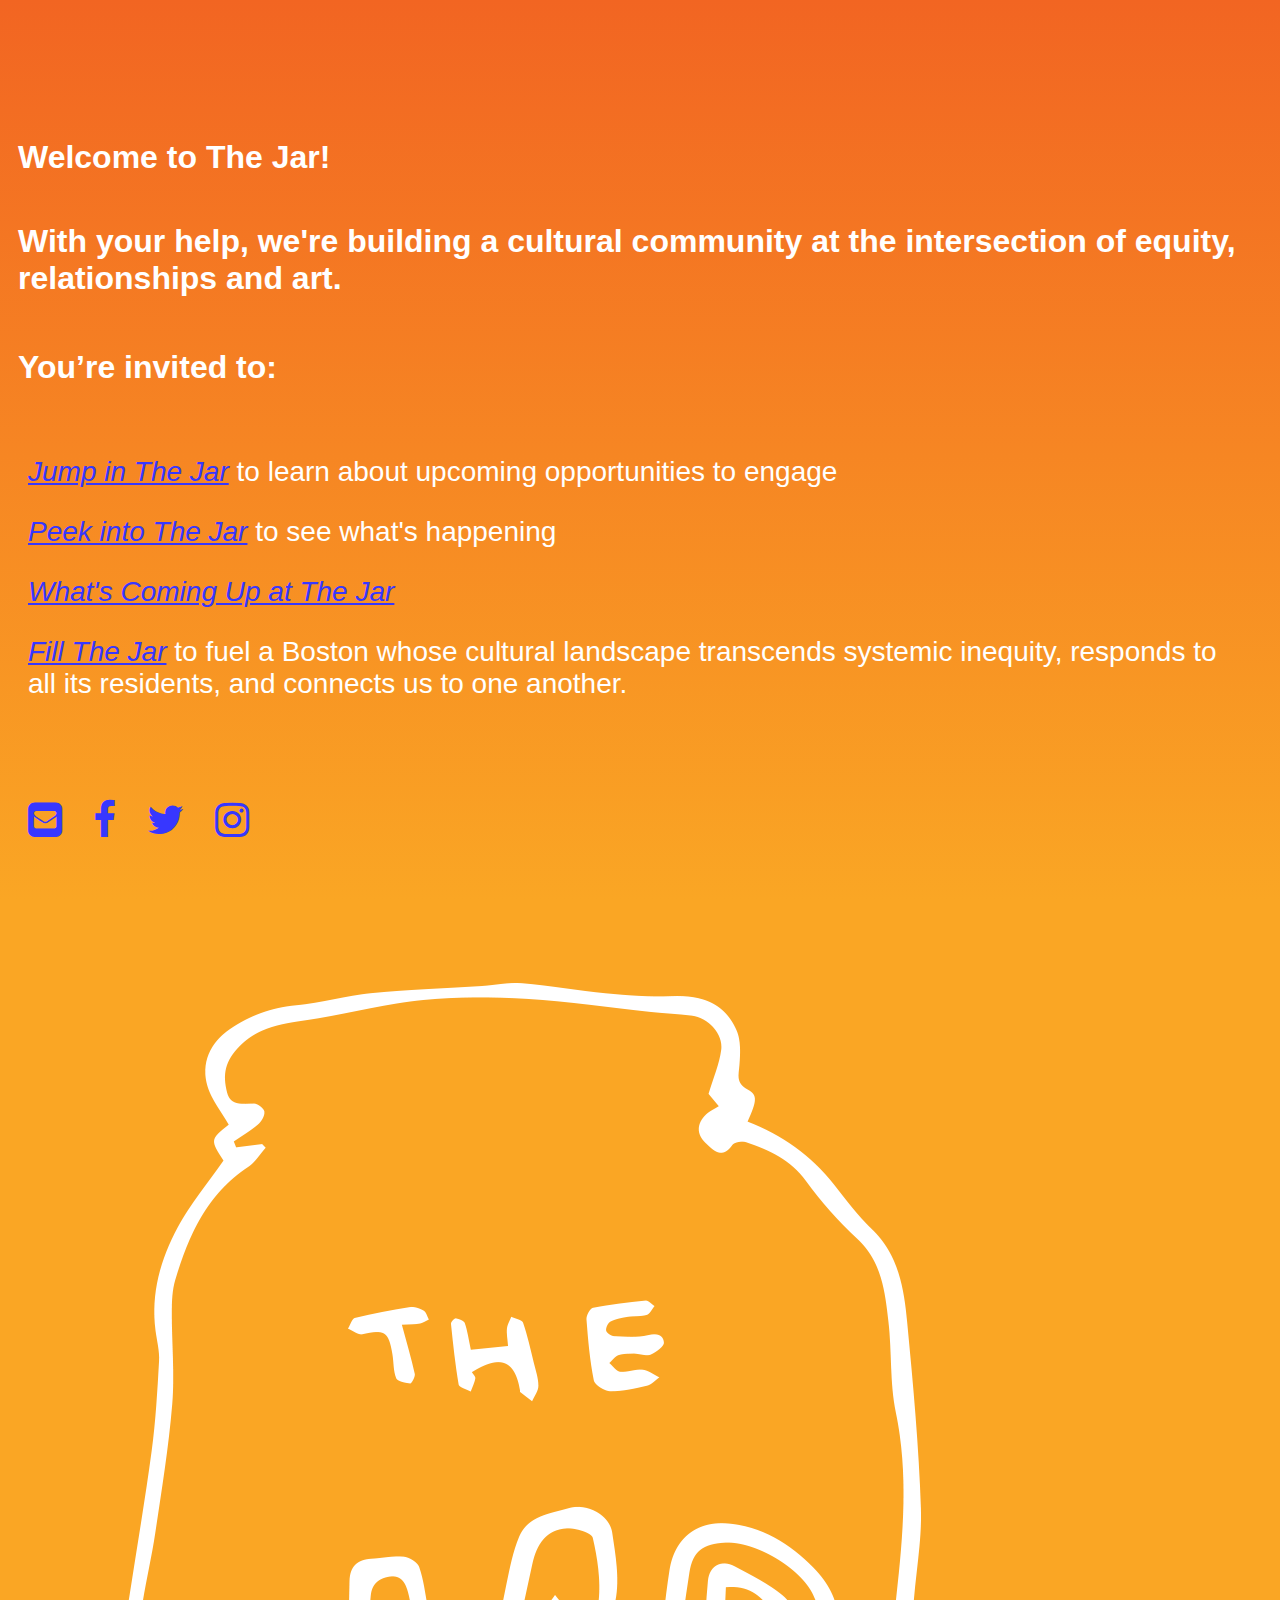
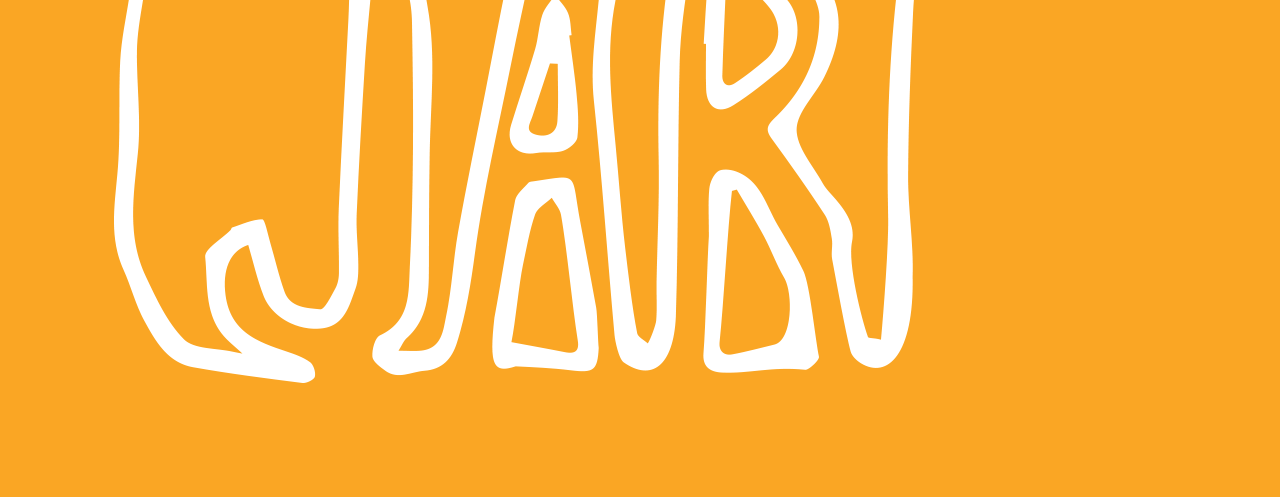
<file: index.html>
<!doctype html>
<html lang="en">
  <head>
    <!-- Required meta tags -->
    <meta charset="utf-8">
    <meta name="viewport" content="width=device-width, initial-scale=1, shrink-to-fit=no">
    <link rel="icon" type="img/png" href="img/logobwo.png">

    <!-- Bootstrap CSS -->
    <link rel="stylesheet" href="https://stackpath.bootstrapcdn.com/bootstrap/4.5.0/css/bootstrap.min.css" 
    integrity="sha384-9aIt2nRpC12Uk9gS9baDl411NQApFmC26EwAOH8WgZl5MYYxFfc+NcPb1dKGj7Sk" crossorigin="anonymous">
    <link href="https://maxcdn.bootstrapcdn.com/font-awesome/4.4.0/css/font-awesome.min.css" rel="stylesheet"/>
    <link rel="stylesheet" href="style.css">
    
    <title>The Jar</title>
  </head>
  <body>
      <div class="container"><div class="row">
        <div class="col-lg-9">
            <div class="welcome">
                <h1 class="pushbottom">Welcome to The Jar!</h1>
                <h2 class="pushbottom">With your help, we're building a cultural community at the intersection of equity, relationships and art.</h2>
            </div>
            <div>
                <div>
                    <h3>You’re invited to:</h3>
                </div>
               <div class="container">
                    <p class="jumpPoint"><a href="https://app.etapestry.com/onlineforms/TheJar/jointhejar.html" target="_blank"><em>Jump in The Jar</em></a> to learn about upcoming opportunities to engage</p>
    
                    <p class="jumpPoint"><a href="https://vimeo.com/jumpinthejar" target="_blank"><em>Peek into The Jar</em></a> to see what's happening</p>

                    <p class="jumpPoint"><a href="https://www.eventbrite.com/o/the-jar-24376993787"><em>What's Coming Up at The Jar</em></a></p>

                    <p class="jumpPoint"><a href="https://app.etapestry.com/onlineforms/TheJar/donate-1.html" target="_blank"><em>Fill The Jar</em></a> to fuel a Boston whose cultural landscape transcends systemic inequity, responds to all its residents, and connects us to one another.</p>
                </div>        

        </div>
            <div>
                <p class="contact text-center">
                    <a href="mailto:info@jumpinthejar.org" target="_blank"><i class="fa fa-envelope-square"></i></a>
                    <a href="https://www.facebook.com/jumpinthejar/" target="_blank"><i class="fa fa-facebook"></i></a>
                    <a href="https://twitter.com/jumpinthejar" target="_blank"><i class="fa fa-twitter"></i></a>
                    <a href="http://instagram.com/jumpinthejar/" target="_blank"><i class="fa fa-instagram"></i></a>
                </p>
            </div>
        </div>


        <div class="col-lg-3 text-center">
            <img class="featurette-image img-fluid mx-auto d-block" src="img/logowhite.png" id="jarImg">
        </div>
        </div></div>

    <!-- Optional JavaScript -->
    <!-- jQuery first, then Popper.js, then Bootstrap JS -->
    <script src="https://code.jquery.com/jquery-3.5.1.slim.min.js" integrity="sha384-DfXdz2htPH0lsSSs5nCTpuj/zy4C+OGpamoFVy38MVBnE+IbbVYUew+OrCXaRkfj" crossorigin="anonymous"></script>
    <script src="https://cdn.jsdelivr.net/npm/popper.js@1.16.0/dist/umd/popper.min.js" integrity="sha384-Q6E9RHvbIyZFJoft+2mJbHaEWldlvI9IOYy5n3zV9zzTtmI3UksdQRVvoxMfooAo" crossorigin="anonymous"></script>
    <script src="https://stackpath.bootstrapcdn.com/bootstrap/4.5.0/js/bootstrap.min.js" integrity="sha384-OgVRvuATP1z7JjHLkuOU7Xw704+h835Lr+6QL9UvYjZE3Ipu6Tp75j7Bh/kR0JKI" crossorigin="anonymous"></script>
  </body>
</html>
</file>
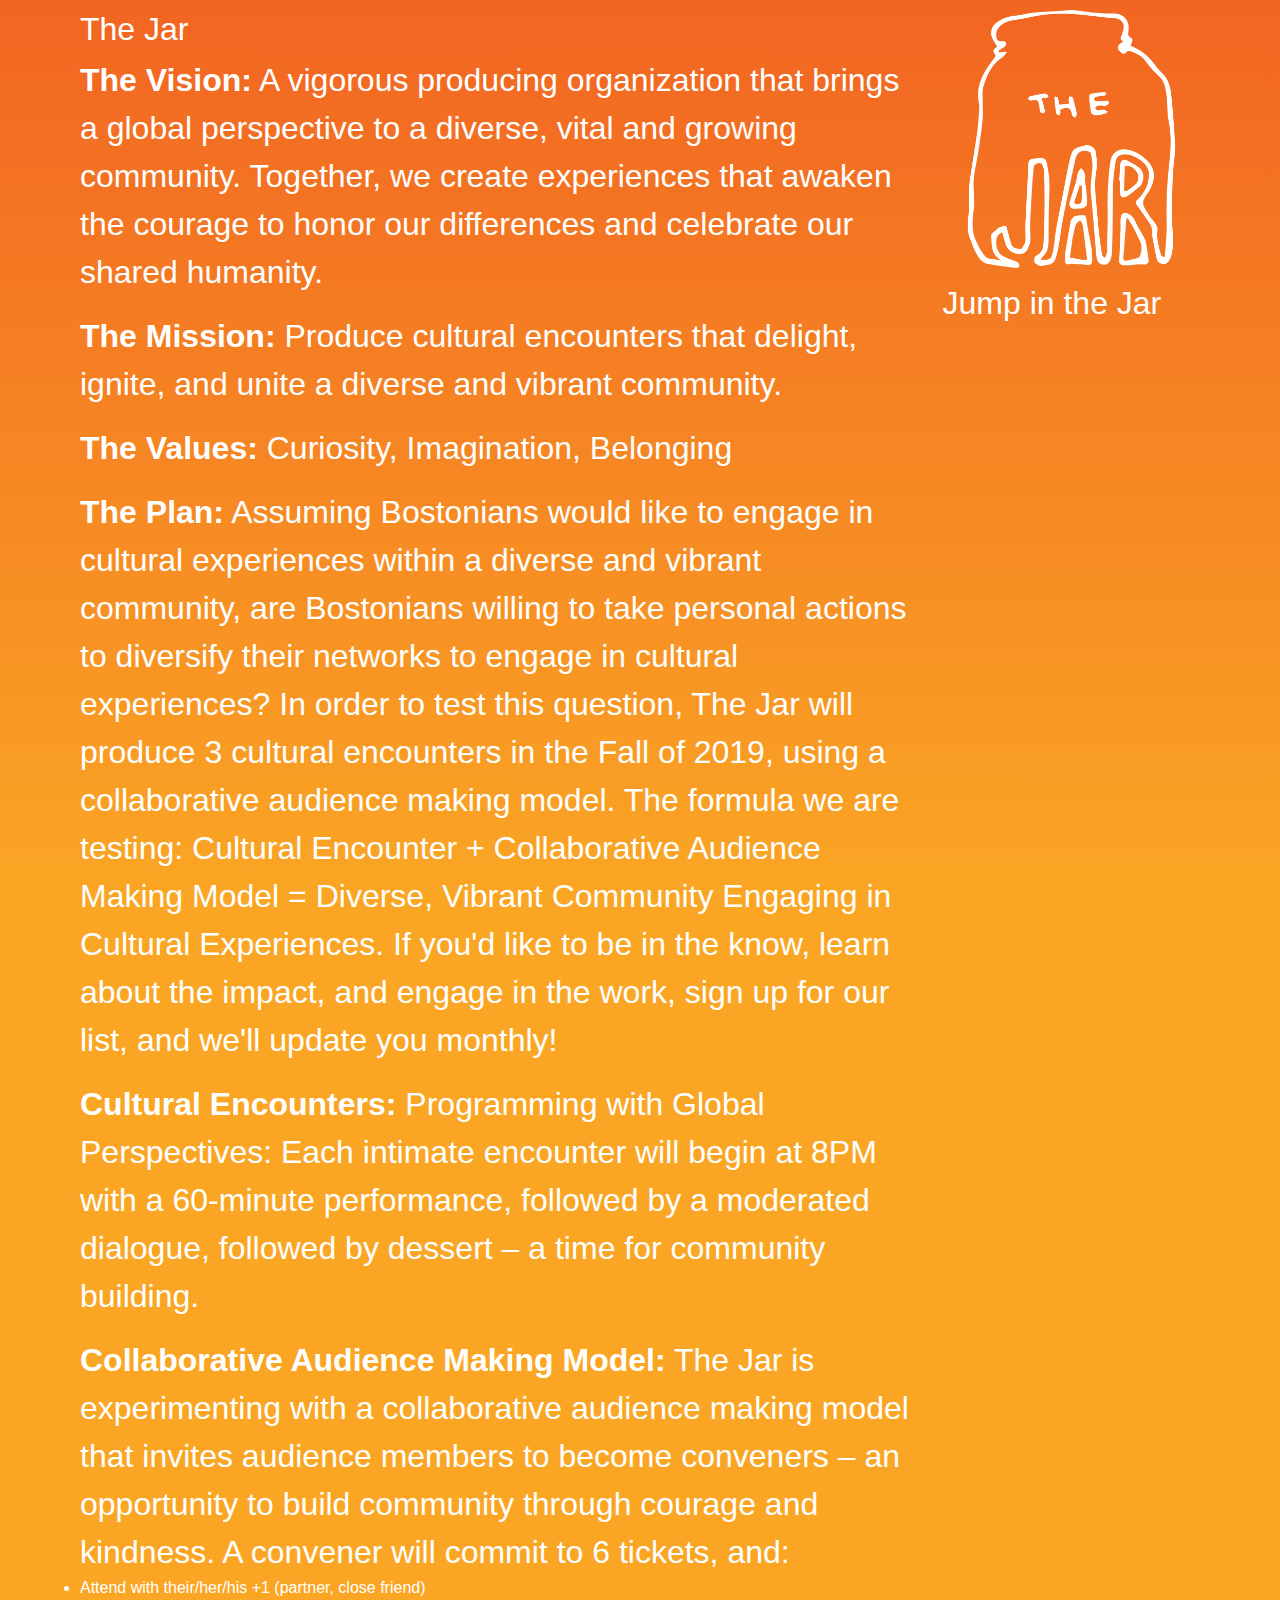
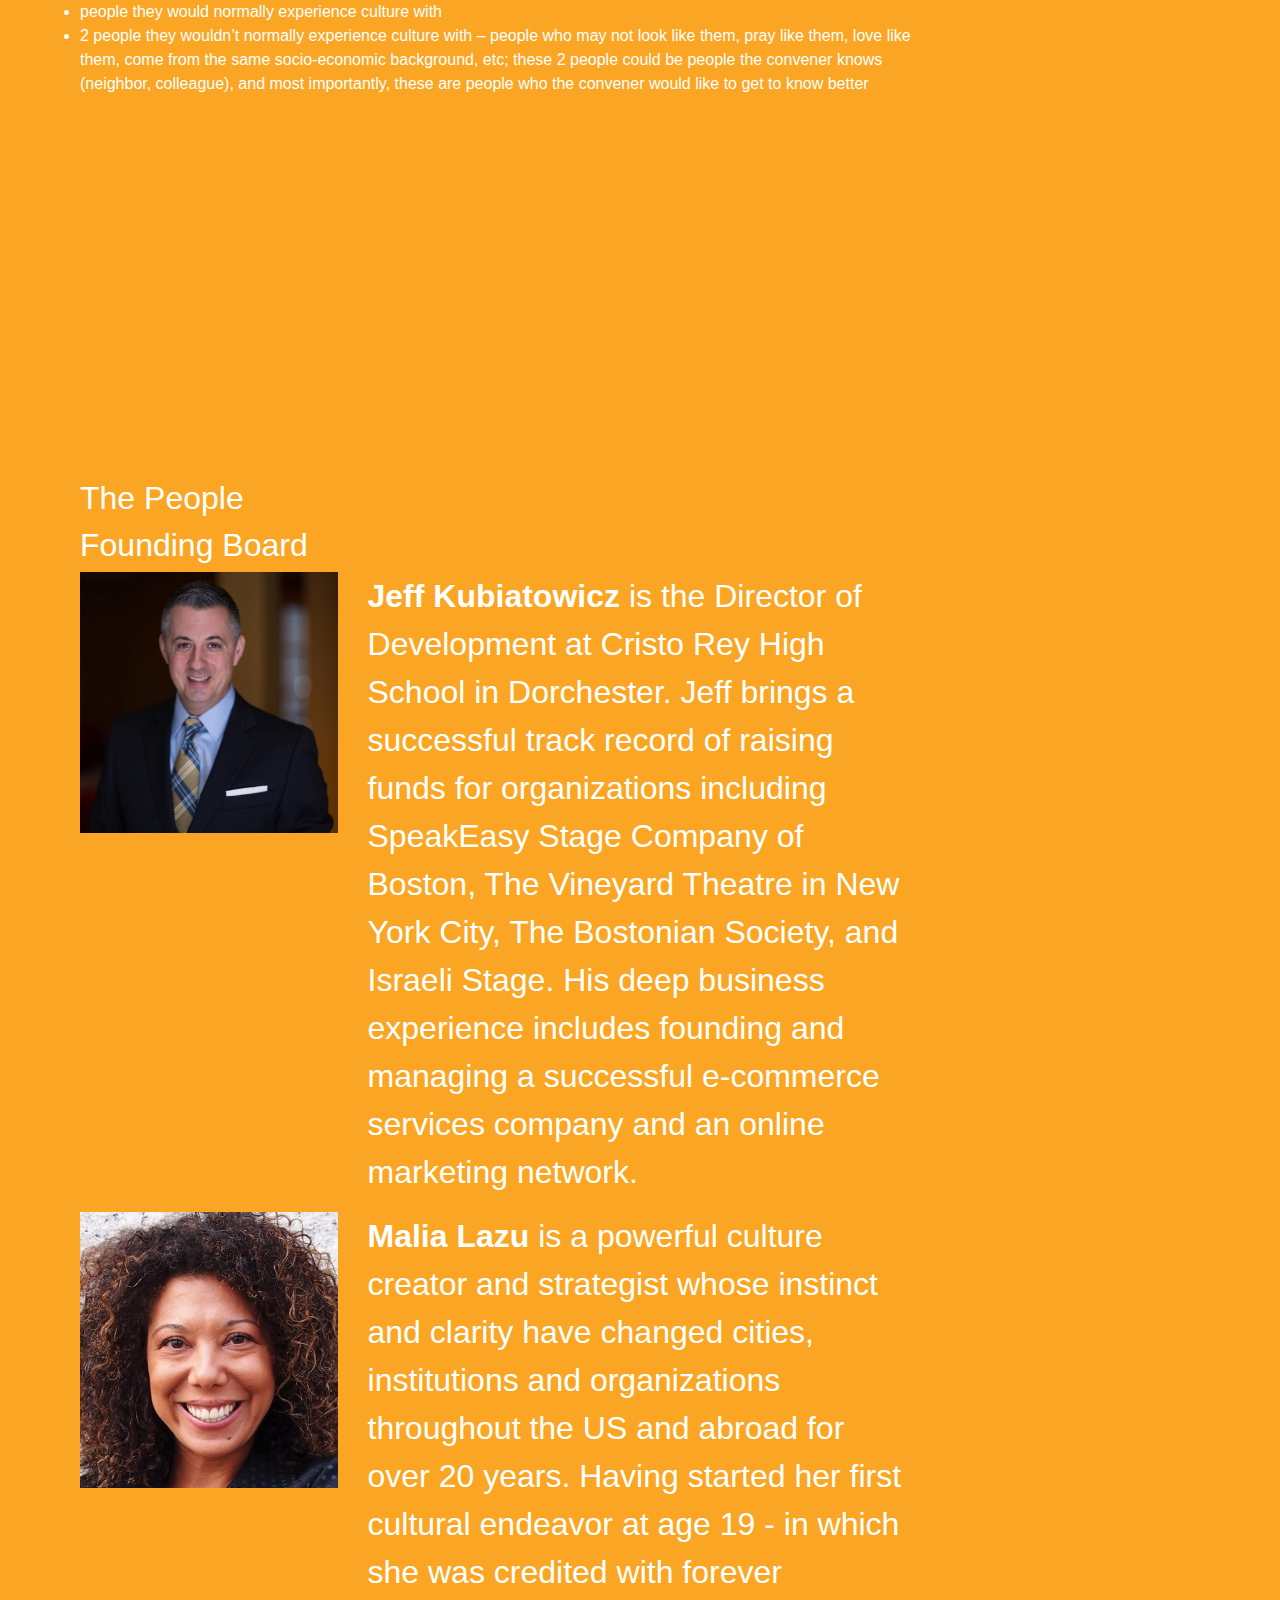
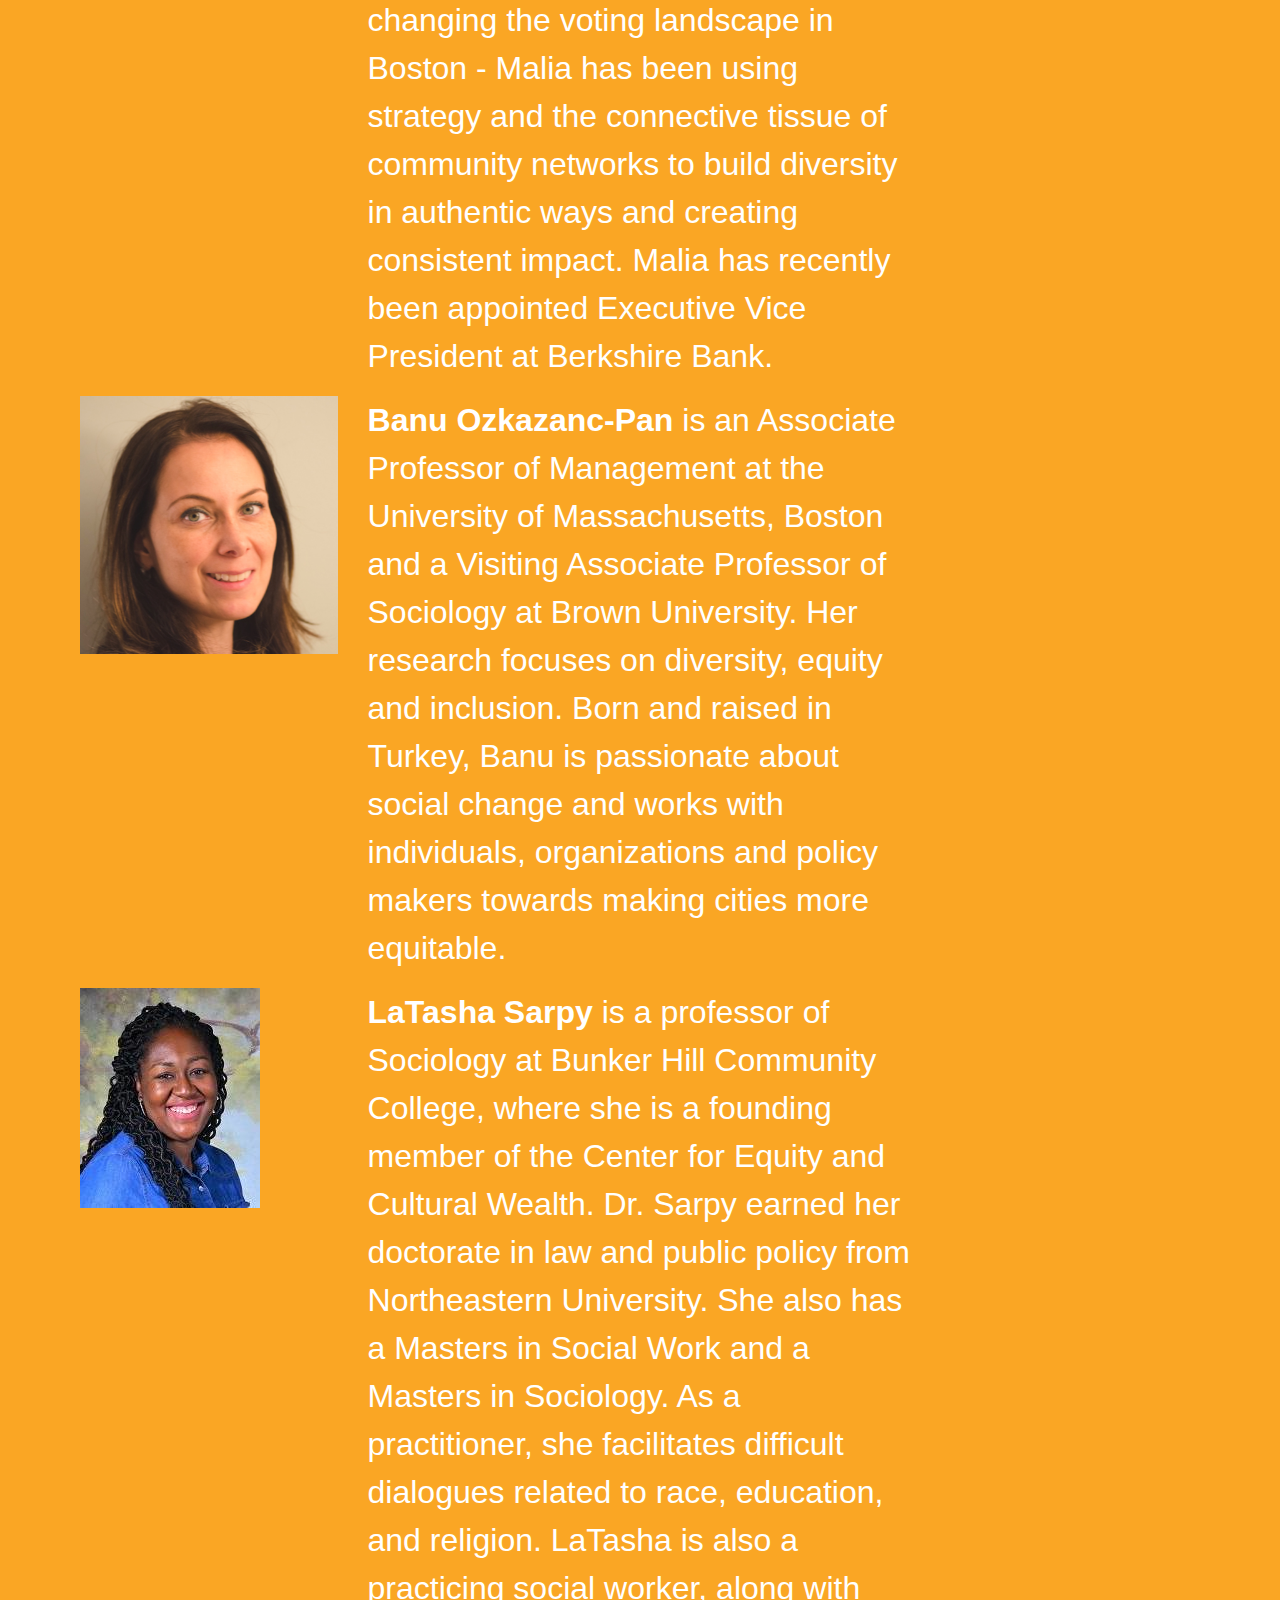
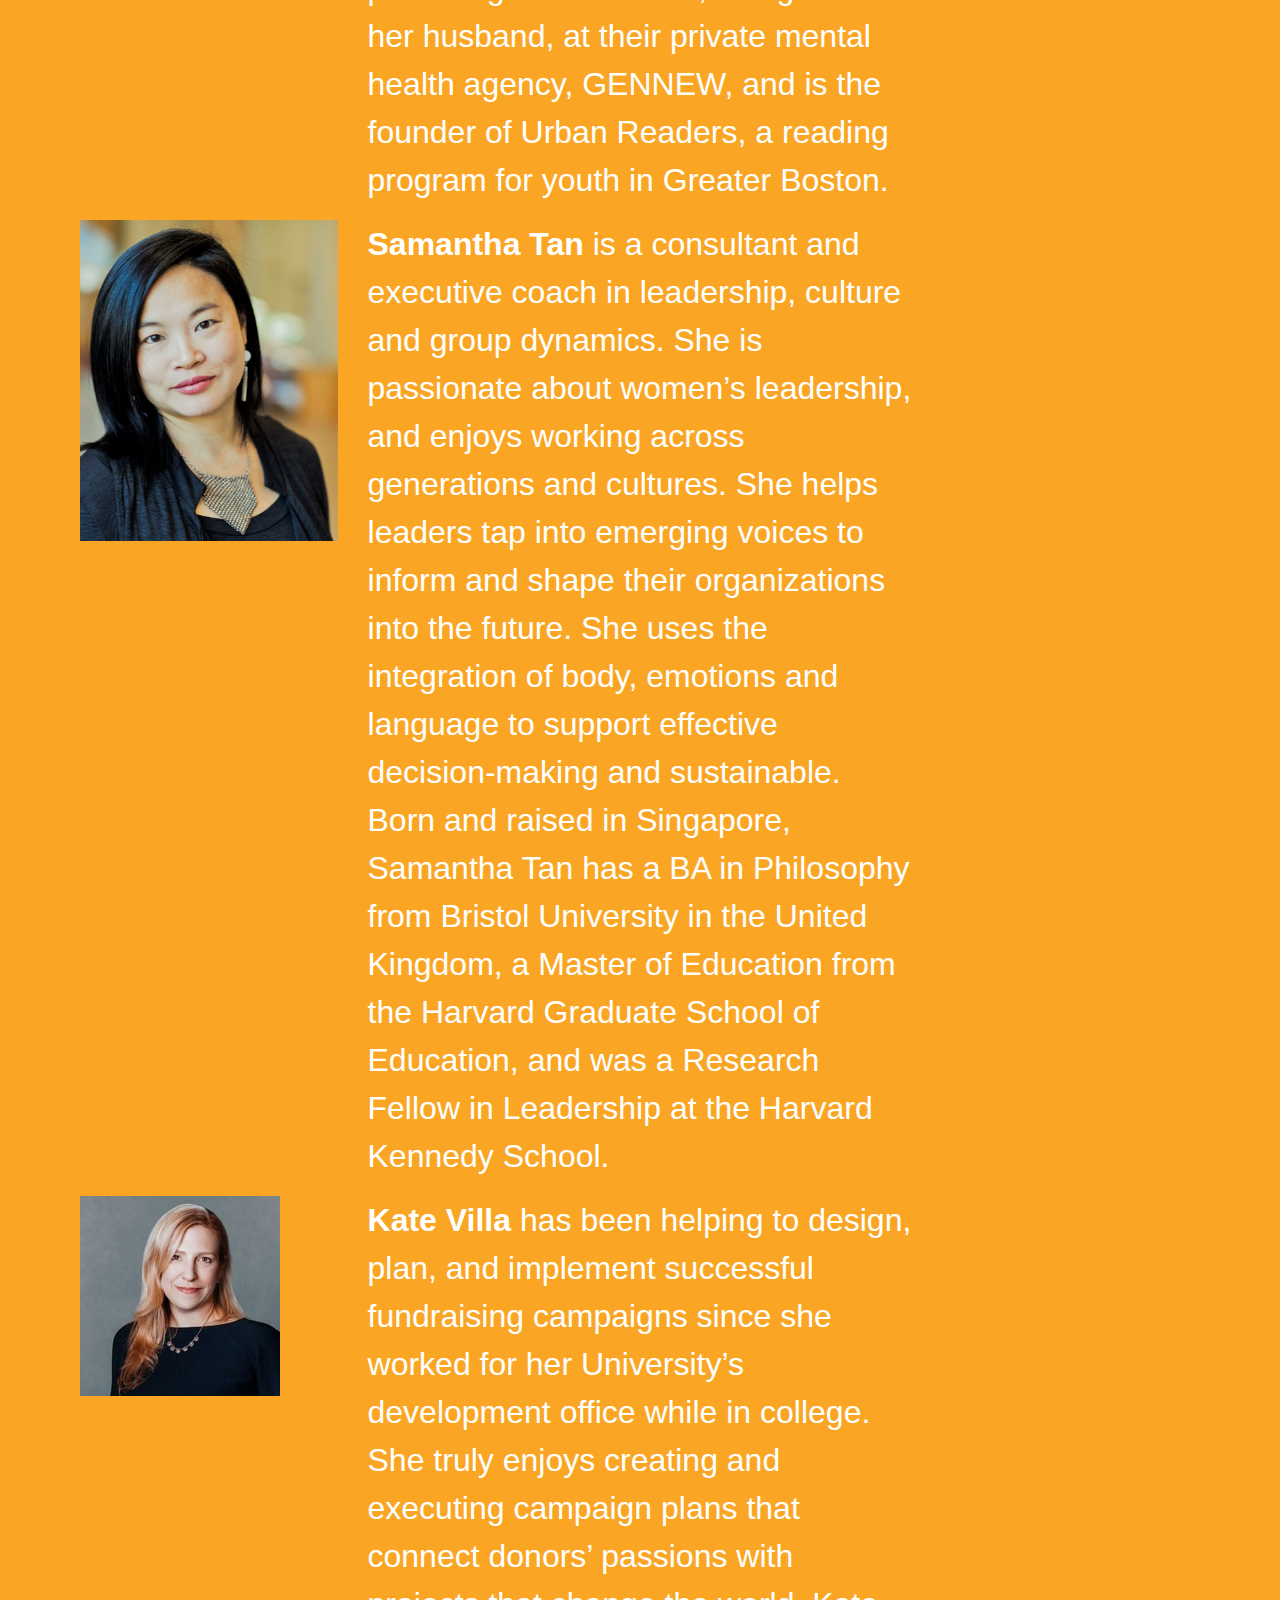
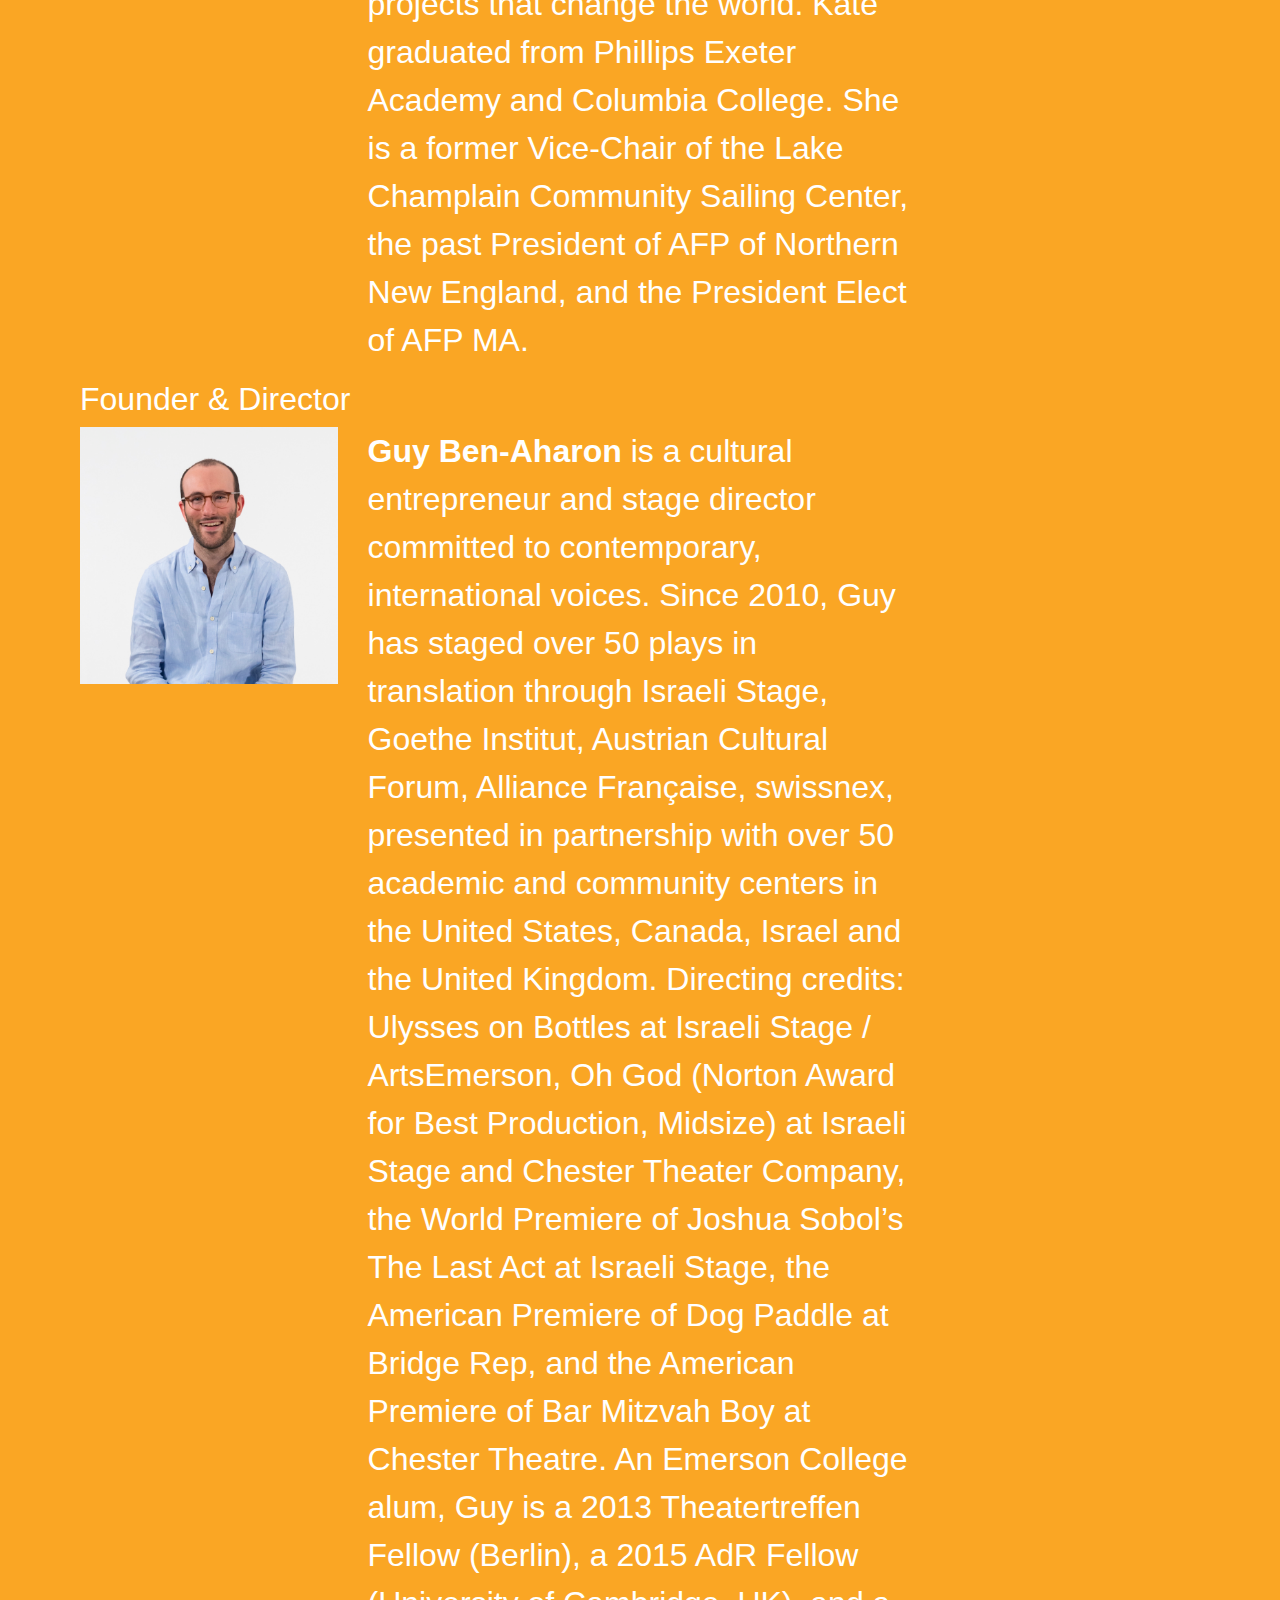
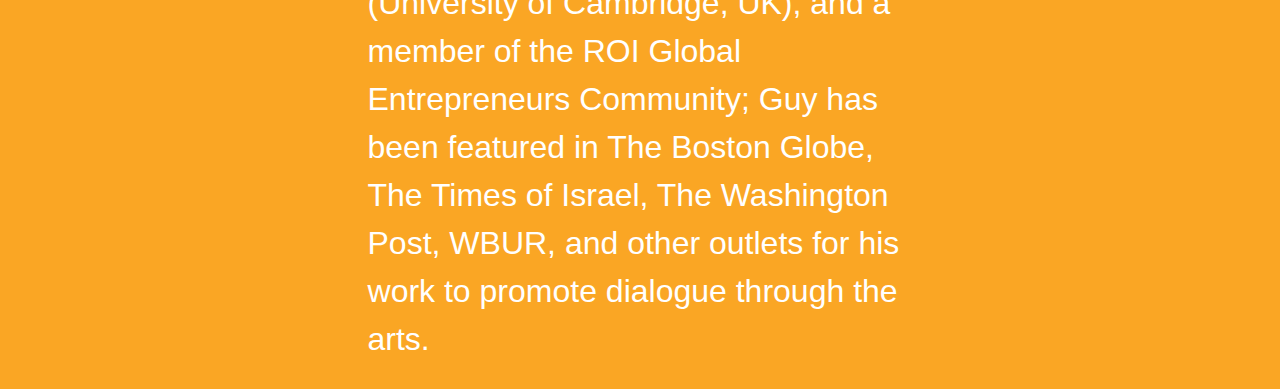
<file: indexold.html>
<!doctype html>
<html lang="en">
  <head>
    <meta charset="utf-8">
    <meta name="viewport" content="width=device-width, initial-scale=1, shrink-to-fit=no">
    <link rel="icon" type="img/png" href="img/logowhite.png">
    
    <!-- Bootstrap CSS -->
    <link rel="stylesheet" href="https://stackpath.bootstrapcdn.com/bootstrap/4.3.1/css/bootstrap.min.css" integrity="sha384-ggOyR0iXCbMQv3Xipma34MD+dH/1fQ784/j6cY/iJTQUOhcWr7x9JvoRxT2MZw1T" crossorigin="anonymous">
    <link rel="stylesheet" href="style.css">

    <title>The Jar</title>
  </head>
  <body>
    <div class="container">
        <div class="row">
        <div class="col-md-9">
                <h1 class="bigcenter">The Jar</h1>

                <p><b>The Vision:</b> A vigorous producing organization that brings a global perspective to a diverse, vital and growing community. Together, we create experiences that awaken the courage to honor our differences and celebrate our shared humanity.</p>

                <p><b>The Mission:</b> Produce cultural encounters that delight, ignite, and unite a diverse and vibrant community.</p>

                <p><b>The Values:</b>  Curiosity, Imagination, Belonging</p>

                <p><b>The Plan:</b> Assuming Bostonians would like to engage in cultural experiences within a diverse and vibrant community, are Bostonians willing to take personal actions to diversify their networks to engage in cultural experiences? In order to test this question, The Jar will produce 3 cultural encounters in the Fall of 2019, using a collaborative audience making model. The formula we are testing: Cultural Encounter + Collaborative Audience Making Model = Diverse, Vibrant Community Engaging in Cultural Experiences. If you'd like to be in the know, learn about the impact, and engage in the work, sign up for our list, and we'll update you monthly! </p>

                <p><b>Cultural Encounters:</b> Programming with Global Perspectives: Each intimate encounter will begin at 8PM with a 60-minute performance, followed by a moderated dialogue, followed by dessert – a time for community building.</p>

                <p style="margin-bottom: 0"><b>Collaborative Audience Making Model:</b> The Jar is experimenting with a collaborative audience making model that invites audience members to become conveners – an opportunity to build community through courage and kindness. A convener will commit to 6 tickets, and:
                <li>Attend with their/her/his +1 (partner, close friend)</li>
                <li> people they would normally experience culture with</li>
                <li>2 people they wouldn’t normally experience culture with – people who may not look like them, pray like them, love like them, come from the same socio-economic background, etc; these 2 people could be people the convener knows (neighbor, colleague), and most importantly, these are people who the convener would like to get to know better</li></p>

                <iframe title="vimeo-player" src="https://player.vimeo.com/video/379674773" width="640" height="360" frameborder="0" allowfullscreen></iframe>

                <h2 class="bigcenter">The People</h2>

                <h3>Founding Board</h3>

                <div class="row person">
                    <div class="col">
                        <img src="img/jeff.png" class="headshot img-fluid">
                    </div>
                    <div class="col-xl-8">
                        <p><b>Jeff Kubiatowicz</b> is the Director of Development at Cristo Rey High School in Dorchester. Jeff brings a successful track record of raising funds for organizations including SpeakEasy Stage Company of Boston, The Vineyard Theatre in New York City, The Bostonian Society, and Israeli Stage. His deep business experience includes founding and managing a successful e-commerce services company and an online marketing network.</p>
                    </div>
                </div>

                <div class="row person">
                        <div class="col">
                                <img src="img/malia.png" class="headshot img-fluid">
                        </div>
                        <div class="col-xl-8">
                                <p><b>Malia Lazu</b> is a powerful culture creator and strategist whose instinct and clarity have changed cities, institutions and organizations throughout the US and abroad for over 20 years. Having started her first cultural endeavor at age 19 - in which she was credited with forever changing the voting landscape in Boston - Malia has been using strategy and the connective tissue of community networks to build diversity in authentic ways and creating consistent impact. Malia has recently been appointed Executive Vice President at Berkshire Bank.</p>
                        </div>
                </div>

                <div class="row person">
                        <div class="col">
                                <img src="img/banu.png" class="headshot img-fluid">
                        </div>
                        <div class="col-xl-8">
                                <p><b>Banu Ozkazanc-Pan</b> is an Associate Professor of Management at the University of Massachusetts, Boston and a Visiting Associate Professor of Sociology at Brown University. Her research focuses on diversity, equity and inclusion. Born and raised in Turkey, Banu is passionate about social change and works with individuals, organizations and policy makers towards making cities more equitable.</p>
                
                        </div>
                </div>

                <div class="row person">
                        <div class="col">
                                <img src="img/latasha.png" class="headshot img-fluid">
                        </div>
                        <div class="col-xl-8">
                                <p><b>LaTasha Sarpy</b> is a professor of Sociology at Bunker Hill Community College, where she is a founding member of the Center for Equity and Cultural Wealth. Dr. Sarpy earned her doctorate in law and public policy from Northeastern University. She also has a Masters in Social Work and a Masters in Sociology. As a practitioner, she facilitates difficult dialogues related to race, education, and religion. LaTasha is also a practicing social worker, along with her husband, at their private mental health agency, GENNEW, and is the founder of Urban Readers, a reading program for youth in Greater Boston.</p>
                        </div>
                </div>

                <div class="row person">
                        <div class="col">
                                <img src="img/samantha.png" class="headshot img-fluid">
                        </div>
                        <div class="col-xl-8">
                                <p><b>Samantha Tan</b> is a consultant and executive coach in leadership, culture and group dynamics. She is passionate about women’s leadership, and enjoys working across generations and cultures. She helps leaders tap into emerging voices to inform and shape their organizations into the future. She uses the integration of body, emotions and language to support effective decision-making and sustainable. Born and raised in Singapore, Samantha Tan has a BA in Philosophy from Bristol University in the United Kingdom, a Master of Education from the Harvard Graduate School of Education, and was a Research Fellow in Leadership at the Harvard Kennedy School.</p>
                
                        </div>
                </div>

                <div class="row person">
                        <div class="col">
                                <img src="img/kate.png" class="headshot img-fluid">
                        </div>
                        <div class="col-xl-8">
                                <p><b>Kate Villa</b> has been helping to design, plan, and implement successful fundraising campaigns since she worked for her University’s development office while in college. She truly enjoys creating and executing campaign plans that connect donors’ passions with projects that change the world. Kate graduated from Phillips Exeter Academy and Columbia College. She is a former Vice-Chair of the Lake Champlain Community Sailing Center, the past President of AFP of Northern New England, and the President Elect of AFP MA.</p>
                        </div>
                </div>



                <h3>Founder & Director</h3>
                <div class="row person">
                        <div class="col">
                <img src="img/guy.png" class="headshot img-fluid">
            </div>
            <div class="col-xl-8">
                <p><b>Guy Ben-Aharon</b> is a cultural entrepreneur and stage director committed to contemporary, international voices. Since 2010, Guy has staged over 50 plays in translation through Israeli Stage, Goethe Institut, Austrian Cultural Forum, Alliance Française, swissnex, presented in partnership with over 50 academic and community centers in the United States, Canada, Israel and the United Kingdom. Directing credits: Ulysses on Bottles at Israeli Stage / ArtsEmerson, Oh God (Norton Award for Best Production, Midsize) at Israeli Stage and Chester Theater Company, the World Premiere of Joshua Sobol’s The Last Act at Israeli Stage, the American Premiere of Dog Paddle at Bridge Rep, and the American Premiere of Bar Mitzvah Boy at Chester Theatre. An Emerson College alum, Guy is a 2013 Theatertreffen Fellow (Berlin), a 2015 AdR Fellow (University of Cambridge, UK), and a member of the ROI Global Entrepreneurs Community; Guy has been featured in The Boston Globe, The Times of Israel, The Washington Post, WBUR, and other outlets for his work to promote dialogue through the arts.</p>
            </div>
        </div>
        </div>
        <div class="col-md-3">
                <img src="img/logowhite.png" class="img-fluid">
                <pre></pre>
                <h2 class="mx-auto askcenter">Jump in the Jar</h2>
                <script type="text/JavaScript" src="//app.etapestry.com/hosted/eTapestry.com/etapEmbedResponsiveResizing.js"></script><iframe id="etapIframe" class="embed-responsive-item" style="border:none;width:100%;height:700px" src="https://app.etapestry.com/onlineforms/TheJar/jointhejar.html"></iframe>  
                <pre></pre>
                <h2 class="mx-auto askcenter"></h2>
                <script type="text/JavaScript" src="//app.etapestry.com/hosted/eTapestry.com/etapEmbedResponsiveResizing.js"></script><iframe id="etapIframe" class="embed-responsive-item" style="border:none;width:100%;height:1600px" src="https://app.etapestry.com/onlineforms/TheJar/donate.html"></iframe>          
        </div>
        </div>
    </div>

    <!-- JavaScript -->
    <script src="https://code.jquery.com/jquery-3.3.1.slim.min.js" integrity="sha384-q8i/X+965DzO0rT7abK41JStQIAqVgRVzpbzo5smXKp4YfRvH+8abtTE1Pi6jizo" crossorigin="anonymous"></script>
    <script src="https://cdnjs.cloudflare.com/ajax/libs/popper.js/1.14.7/umd/popper.min.js" integrity="sha384-UO2eT0CpHqdSJQ6hJty5KVphtPhzWj9WO1clHTMGa3JDZwrnQq4sF86dIHNDz0W1" crossorigin="anonymous"></script>
    <script src="https://stackpath.bootstrapcdn.com/bootstrap/4.3.1/js/bootstrap.min.js" integrity="sha384-JjSmVgyd0p3pXB1rRibZUAYoIIy6OrQ6VrjIEaFf/nJGzIxFDsf4x0xIM+B07jRM" crossorigin="anonymous"></script>
  </body>
</html>
</file>
<file: style.css>
html{
    overflow: none;
    height: 100%;
}
body{
    background-image: linear-gradient(#f26522,#faa624);
    background-repeat: no-repeat;
    background-color: #faa624;
    color: white;
    font-family: Arial, Helvetica, sans-serif;
}
.welcome{
    padding-top: 100px;
}
.contact{
    font-size: 250%;
    padding-top: 20px;
}
#jarImg{
    padding-top: 100px;
    padding-bottom: 100px;
}
.alltext{
    margin-top: 100px;
    background: rgba(255, 255, 255, 0.1);
    -moz-box-shadow: 0 0 0 10px rgba(255, 255, 255, 0.1);
    -webkit-box-shadow: 0 0 0 10px rgba(255, 255, 255, 0.1);
    box-shadow: 0 0 0 10px rgba(255, 255, 255, 0.1);
    border-radius: 25px;
}
.pushbottom{
    padding-bottom: 20px;
}
.container{
    padding: 10px;
}
a{
    color: #3737ff
}
i{
    padding-right: 10px;
    padding-left: 10px;
}
p{
    font-size: 2rem;
}
.jumpPoint{
    font-size: 1.75rem;
}
h1{
    font-size: 2rem;
}
h2{
    font-size: 2rem;
}
h3{
    font-size: 2rem;
}
</file>
